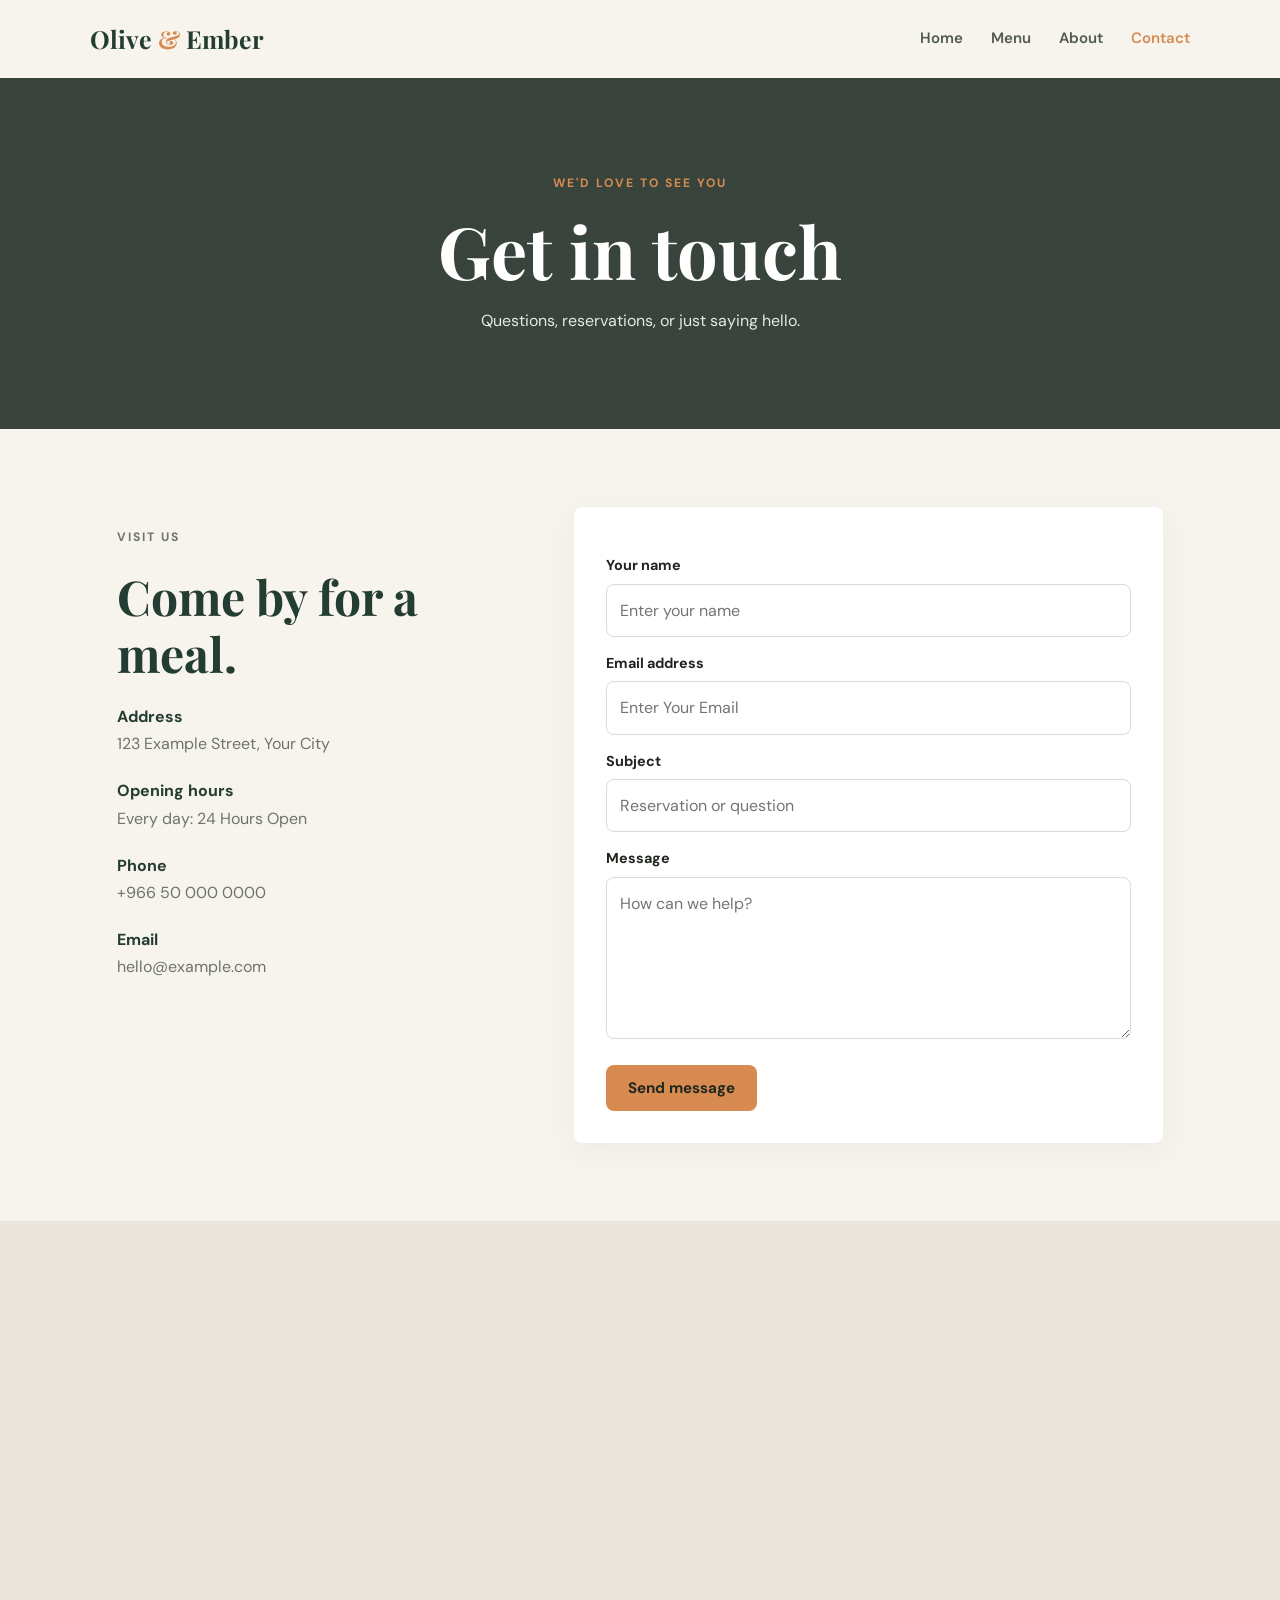
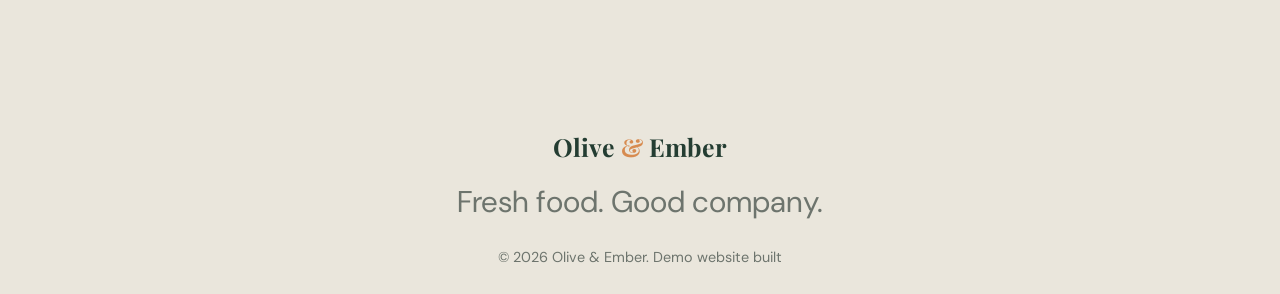
<file: contact.html>
<!DOCTYPE html>
<html lang="en">
<head>
  <meta charset="UTF-8">
  <meta name="viewport" content="width=device-width, initial-scale=1.0">
  <title>Contact | Olive & Ember</title>
  <link rel="stylesheet" href="style.css">
</head>

<body>
  
  
              <!--header & navigation code start-->
  
<header class="site-header">
  
           <a class="logo" href="index.html">Olive <span>&</span> Ember</a>
  <nav>
    <a href="index.html">Home</a>
    <a href="menu.html">Menu</a>
    <a href="about.html">About</a>
    <a class="active" href="contact.html">Contact</a>
  </nav>
  
</header>


            <!--hero area & contact code start-->

<main>
  
<section class="page-hero contact-hero">
           <p class="eyebrow">WE'D LOVE TO SEE YOU</p>
           <h1>Get in touch</h1>
          <p>Questions, reservations, or just saying hello.</p>
</section>


            <!--layout section code start-->

<section class="section contact-layout">
  <div class="contact-info">
    
           <p class="eyebrow">VISIT US</p>
           <h2>Come by for a meal.</h2>
           <p><strong>Address</strong><br>123 Example Street, Your City</p>
           <p><strong>Opening hours</strong><br>Every day: 24 Hours Open</p>
           <p><strong>Phone</strong><br><a href="tel:+966500000000">+966 50 000 0000</a></p>
           <p><strong>Email</strong><br><a href="mailto:hello@example.com">hello@example.com</a></p>
          
  </div>
  
  <form class="contact-form" action="mailto:hello@example.com" method="post" enctype="text/plain">
    <label for="name">Your name</label>
    <input id="name" name="name" type="text" placeholder="Enter your name" required>
    <label for="email">Email address</label>
    <input id="email" name="email" type="email" placeholder="Enter Your Email" required>
    <label for="subject">Subject</label>
    <input id="subject" name="subject" type="text" placeholder="Reservation or question">
    <label for="message">Message</label>
    <textarea id="message" name="message" rows="5" placeholder="How can we help?" ></textarea>
    
    
    <button class="btn" type="submit">Send message</button>
  
    
  </form>
  
</section>





</main>

            <!-- foiter part code start-->


<footer>
      <a class="logo" href="index.html">Olive <span>&</span> Ember</a>
      <p>Fresh food. Good company.</p>
      <small>© 2026 Olive & Ember. Demo website built </small>
  
</footer>



</body>
</html>
</file>
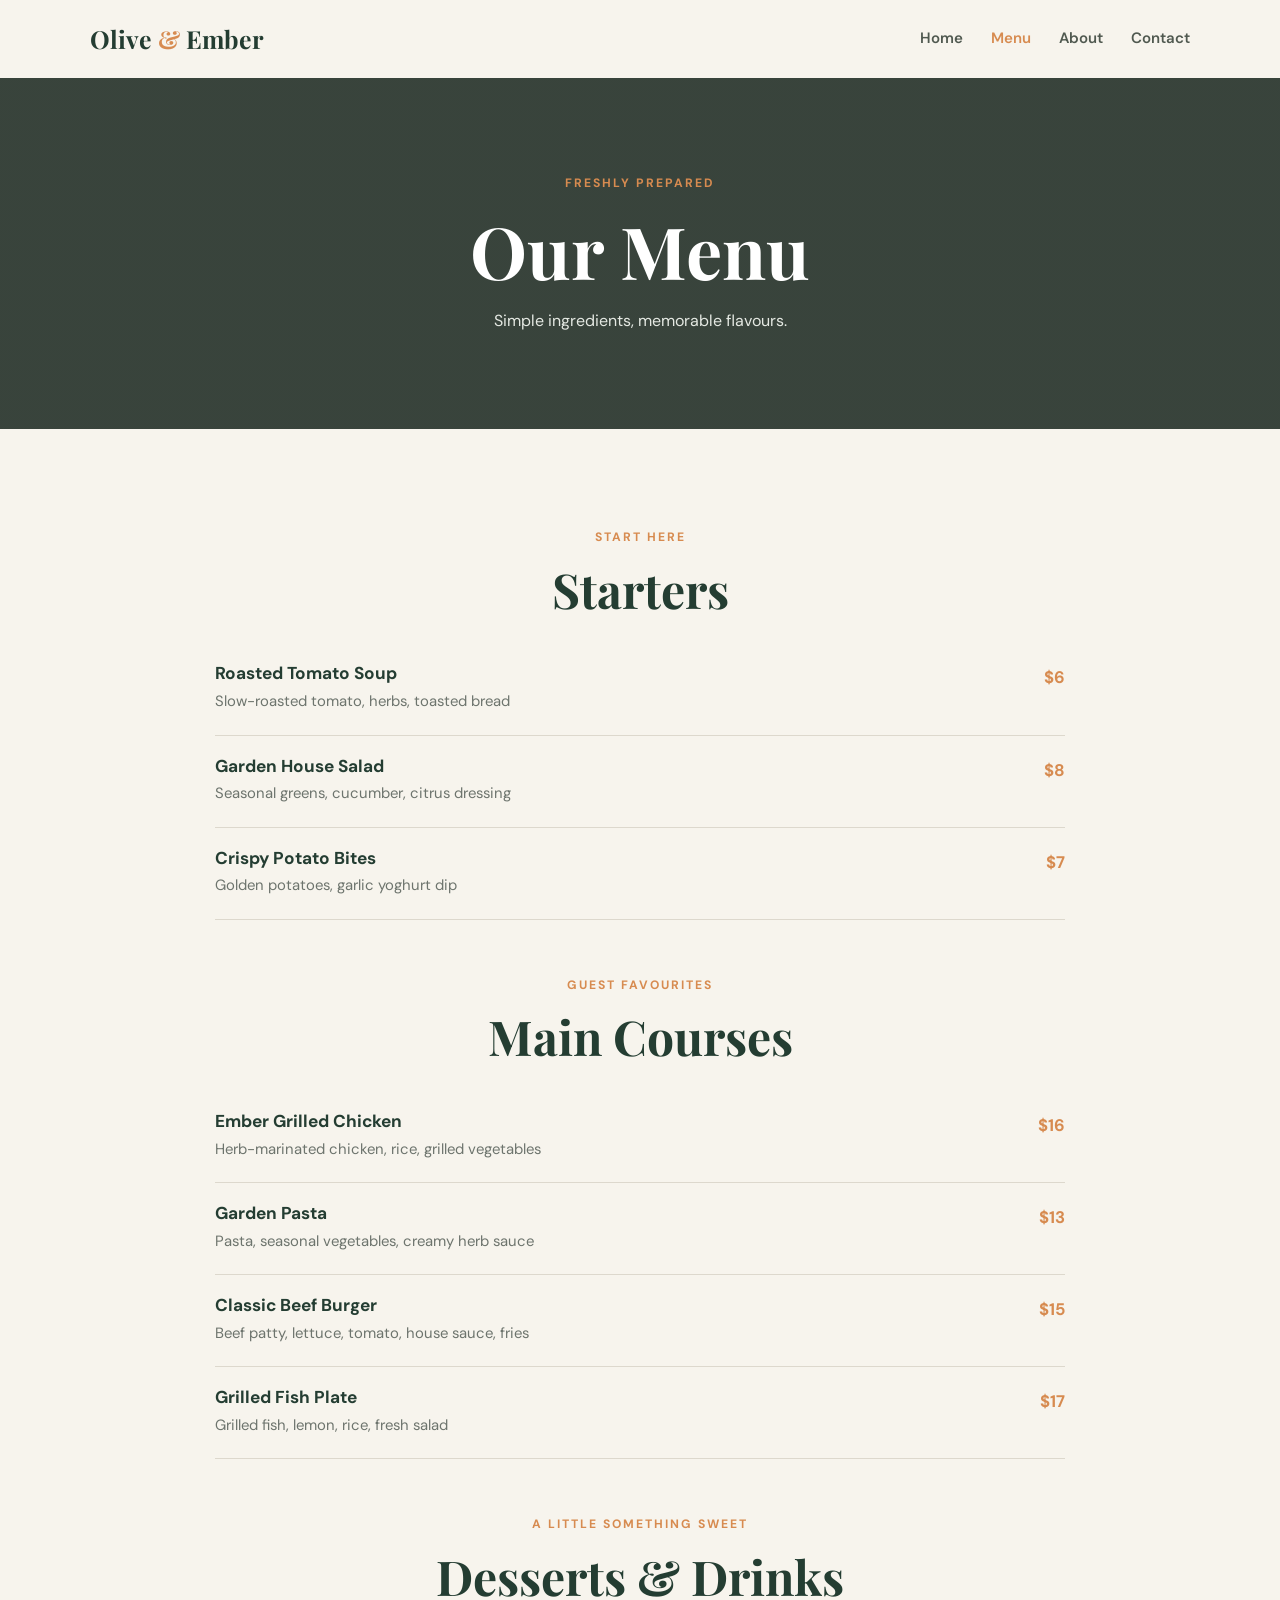
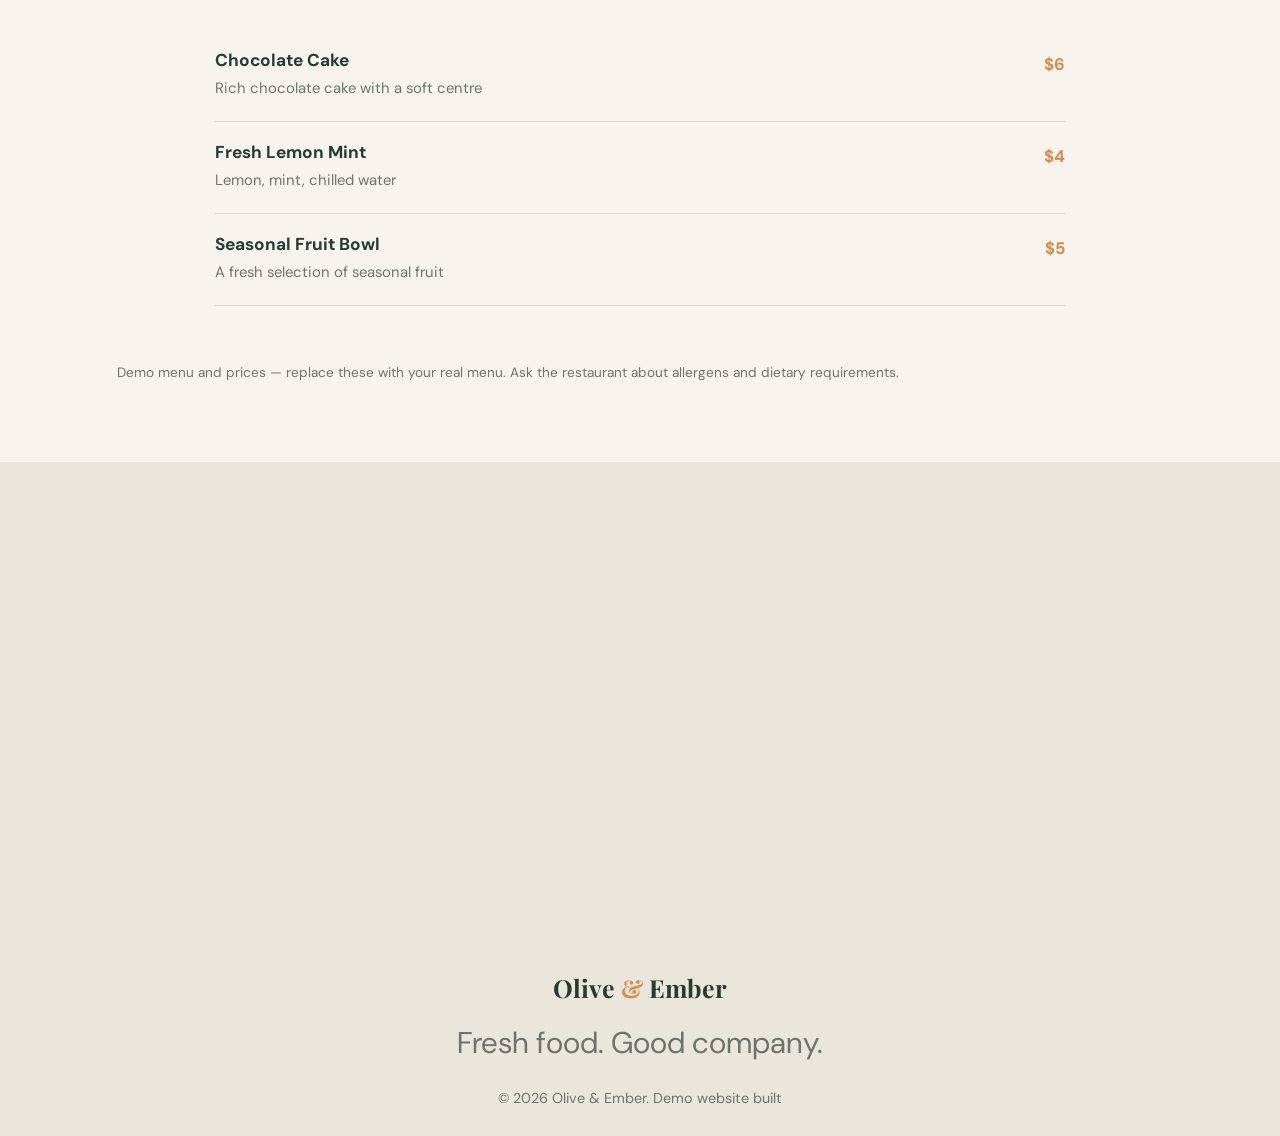
<file: menu.html>
<!DOCTYPE html>
<html lang="en">
<head>
  <meta charset="UTF-8">
  <meta name="viewport" content="width=device-width, initial-scale=1.0">
  <title>Menu | Olive & Ember</title>
  <link rel="stylesheet" href="style.css">
</head>

<body>
  
              <!--header & navigation code start-->
  
<header class="site-header">
  
          <a class="logo" href="index.html">Olive <span>&</span> Ember</a>
  <nav>
         <a href="index.html">Home</a>
         <a class="active" href="menu.html">Menu</a>
         <a href="about.html">About</a>
         <a href="contact.html">Contact</a>
  </nav>
  
</header>




<main>
  
              <!--hero area & manu section  code start-->
  
  
<section class="page-hero menu-hero">
  
       <p class="eyebrow">FRESHLY PREPARED</p>
       <h1>Our Menu</h1>
       <p>Simple ingredients, memorable flavours.</p>
       
</section>

            <!-- main menu  code start-->


<section class="section">
  
  <div class="menu-heading">
    
        <p class="eyebrow">START HERE</p>
        <h2>Starters</h2>
  </div>
  
  <div class="menu-list">
    
    <article class="menu-item">
           <div>
                <h3>Roasted Tomato Soup</h3>
                <p>Slow-roasted tomato, herbs, toasted bread</p>
          </div>
          
           <strong>$6</strong>
    </article>
    
    
    <article class="menu-item">
            <div>
                 <h3>Garden House Salad</h3>
                <p>Seasonal greens, cucumber, citrus dressing</p>
           </div>
                 <strong>$8</strong>
    </article>
    
    
    <article class="menu-item">
          <div>
               <h3>Crispy Potato Bites</h3>
               <p>Golden potatoes, garlic yoghurt dip</p>
         </div>
         
               <strong>$7</strong>
               
    </article>
    
  </div>
  
  
         <div class="menu-heading">
          
              <p class="eyebrow">GUEST FAVOURITES</p>
              <h2>Main Courses</h2>
         </div>
         
         
         
  <div class="menu-list">
    
    <article class="menu-item">
      
         <div>
               <h3>Ember Grilled Chicken</h3>
               <p>Herb-marinated chicken, rice, grilled vegetables</p>
        </div>
      
              <strong>$16</strong>
    </article>
    
    
    <article class="menu-item">
      
         <div>
               <h3>Garden Pasta</h3>
               <p>Pasta, seasonal vegetables, creamy herb sauce</p>
         </div>
         
                <strong>$13</strong>
    </article>
    
    
    <article class="menu-item">
      
           <div>
                    <h3>Classic Beef Burger</h3>
                    <p>Beef patty, lettuce, tomato, house sauce, fries</p>
           </div>
           
                   <strong>$15</strong>
    </article>
    
    <article class="menu-item">
      
               <div>
                       <h3>Grilled Fish Plate</h3>
                       <p>Grilled fish, lemon, rice, fresh salad</p>
               </div>
                       <strong>$17</strong>
     </article>
    
  </div>
  
  
  
  
     <div class="menu-heading">
    
           <p class="eyebrow">A LITTLE SOMETHING SWEET</p>
           <h2>Desserts & Drinks</h2>
     </div>
     
  <div class="menu-list">
    
    <article class="menu-item">
        <div>
              <h3>Chocolate Cake</h3>
              <p>Rich chocolate cake with a soft centre</p>
       </div>
                <strong>$6</strong>
                
                
    </article>
    
    
    <article class="menu-item">
      
      <div>
               <h3>Fresh Lemon Mint</h3>
               <p>Lemon, mint, chilled water</p>
      </div>
               <strong>$4</strong>
    </article>
    
    <article class="menu-item"> 
    
         <div>
                <h3>Seasonal Fruit Bowl</h3>
                <p>A fresh selection of seasonal fruit</p>
        </div>
        
                 <strong>$5</strong>
                 
    </article>
  </div>
  
  
  
  <p class="note">Demo menu and prices — replace these with your real menu. Ask the restaurant about allergens and dietary requirements.</p>
  
</section>


            <!--footer part code start-->

</main>


<footer>
        <a class="logo" href="index.html">Olive <span>&</span> Ember</a>
        <p>Fresh food. Good company.</p>
        <small>© 2026 Olive & Ember. Demo website built </small>
        
        
</footer>
  
  
  
  
</body>
</html>
</file>
<file: style.css>
/* ========================================
   1. GOOGLE FONTS
======================================== */

@import url('https://fonts.googleapis.com/css2?family=DM+Sans:wght@400;500;600;700&family=Playfair+Display:wght@500;600;700&display=swap');


/* ========================================
   2. CSS VARIABLES
======================================== */

:root {
    --green: #243d32;
    --cream: #f7f4ed;
    --orange: #d78b50;
    --ink: #20251f;
    --muted: #6d746d;
}


/* ========================================
   3. RESET & BASIC SETTINGS
======================================== */

* {
    box-sizing: border-box;
    margin: 0;
    padding: 0;
}

html {
    scroll-behavior: smooth;
}

body {
    font-family: 'DM Sans', Arial, sans-serif;
    color: var(--ink);
    background: var(--cream);
    line-height: 1.7;
}

a {
    color: inherit;
    text-decoration: none;
}


/* ========================================
   4. HEADER & NAVIGATION
======================================== */

.site-header {
    min-height: 78px;
    padding: 16px 7%;

    display: flex;
    align-items: center;
    justify-content: space-between;
    gap: 24px;

    background: var(--cream);
}

.logo {
    font-family: 'Playfair Display', Georgia, serif;
    font-size: 1.55rem;
    font-weight: 700;
    color: var(--green);
    white-space: nowrap;
}

.logo span {
    color: var(--orange);
}

nav {
    display: flex;
    align-items: center;
    gap: 28px;
    flex-wrap: wrap;
}

nav a {
    font-size: 0.94rem;
    font-weight: 600;
    color: #505950;
}

nav a:hover,
nav a.active {
    color: var(--orange);
}


/* ========================================
   5. HOME PAGE HERO SECTION
======================================== */

.hero {
    min-height: 590px;

    display: flex;
    align-items: center;

    padding: 80px 9%;
    color: white;

    background:
        linear-gradient(
            90deg,
            rgba(15, 29, 22, 0.88),
            rgba(15, 29, 22, 0.22)
        ),
        url('https://images.unsplash.com/photo-1414235077428-338989a2e8c0?auto=format&fit=crop&w=2000&q=90')
        center / cover;
}

.hero-content {
    max-width: 620px;
}

.eyebrow {
    font-size: 0.76rem;
    letter-spacing: 2px;
    font-weight: 700;
    color: var(--orange);
    margin-bottom: 13px;
}

h1,
h2,
h3 {
    font-family: 'Playfair Display', Georgia, serif;
    line-height: 1.2;
}

h1 {
    font-size: clamp(2.8rem, 7vw, 5.5rem);
    margin-bottom: 20px;
}

.hero h1 span {
    color: #f0bd8e;
}

.hero-content > p:not(.eyebrow) {
    font-size: 1.1rem;
    max-width: 490px;
    color: #f1f1ec;
}


/* ========================================
   6. HERO BUTTONS
======================================== */

.hero-actions {
    display: flex;
    gap: 14px;
    flex-wrap: wrap;
    margin-top: 30px;
}

.btn {
    display: inline-block;

    border: 0;
    border-radius: 8px;

    background: var(--orange);
    color: #1f271f;

    padding: 13px 22px;

    font: 700 0.95rem 'DM Sans', sans-serif;
    cursor: pointer;

    transition: 0.4s;
}

.btn:hover {
    background: #e5a36c;
    transform: translateY(-1px);
}

.btn-outline {
    background: transparent;
    border: 1px solid #fff;
    color: #fff;
}

.btn-outline:hover {
    background: #fff;
    color: var(--green);
}


/* ========================================
   7. GENERAL SECTION & INTRODUCTION
======================================== */

.section {
    padding: 78px 8%;
    max-width: 1250px;
    margin: auto;
}

.intro {
    text-align: center;
    max-width: 850px;
}

h2 {
    font-size: clamp(2rem, 4vw, 3rem);
    color: var(--green);
    margin-bottom: 18px;
}

.section-copy {
    color: var(--muted);
    max-width: 680px;
    margin: auto;
}


/* ========================================
   8. FEATURE CARDS
======================================== */

.feature-grid {
    display: grid;
    grid-template-columns: repeat(3, 1fr);
    gap: 24px;
    padding-top: 10px;
}

.feature-card {
    background: #fff;
    border-radius: 8px;
    overflow: hidden;

    box-shadow: 0 8px 30px #2336290d;
}

.feature-card img {
    width: 100%;
    height: 220px;
    object-fit: cover;
    display: block;
}

.feature-card div {
    padding: 25px;
}

.feature-card h3 {
    font-size: 1.45rem;
    color: var(--green);
    margin-bottom: 10px;
}

.feature-card p:not(.eyebrow) {
    color: var(--muted);
    font-size: 0.95rem;
}


/* ========================================
   9. CALL TO ACTION SECTION
======================================== */

.cta {
    text-align: center;
    background: var(--green);
    padding: 200px 8%;
    color: white;
    
}

.cta h2 {
    color: white;
    margin-bottom: 25px;
}


/* ========================================
   10. INNER PAGE HERO
   Menu, About & Contact
======================================== */

.page-hero {
    padding: 95px 8%;
    text-align: center;

    background:
        linear-gradient(
            #17251dd9,
            #17251dd9
        ),
        url('https://images.unsplash.com/photo-1414235077428-338989a2e8c0?auto=format&fit=crop&w=1800&q=85')
        center / cover;

    color: white;
}

.page-hero h1 {
    font-size: clamp(2.6rem, 6vw, 4.5rem);
    margin-bottom: 14px;
}

.page-hero > p:last-child {
    color: #e5e9e3;
}


/* ========================================
   11. RESTAURANT MENU
======================================== */

.menu-heading {
    text-align: center;
    margin: 20px 0 25px;
}

.menu-heading h2 {
    margin: 0;
}

.menu-list {
    max-width: 850px;
    margin: 0 auto 55px;
}

.menu-item {
    display: flex;
    justify-content: space-between;
    gap: 20px;

    padding: 20px 0;
    border-bottom: 1px solid #ddd8cd;
}

.menu-item h3 {
    font-family: 'DM Sans', sans-serif;
    color: var(--green);
    font-size: 1.08rem;
    margin-bottom: 5px;
}

.menu-item p {
    font-size: 0.93rem;
    color: var(--muted);
}

.menu-item strong {
    color: var(--orange);
    font-size: 1.05rem;
    white-space: nowrap;
}

.note {
    font-size: 0.85rem;
    color: var(--muted);
    margin-top: 20px;
}


/* ========================================
   12. ABOUT PAGE
======================================== */

.story-layout {
    display: grid;
    grid-template-columns: 1fr 1fr;
    align-items: center;
    gap: 55px;
}

.story-image {
    width: 100%;
    height: 440px;
    object-fit: cover;
    border-radius: 8px;
}

.story-layout p:not(.eyebrow) {
    color: var(--muted);
    margin: 0 0 16px;
}

.story-layout .btn {
    margin-top: 8px;
}


/* ========================================
   13. RESTAURANT VALUES
======================================== */

.values {
    display: grid;
    grid-template-columns: repeat(3, 1fr);
    gap: 20px;

    padding: 20px 8% 80px;

    max-width: 1250px;
    margin: auto;
}

.values article {
    background: #fff;
    padding: 28px;
    border-radius: 8px;
    text-align: center;
}

.values h3 {
    color: var(--green);
    font-size: 1.4rem;
    margin-bottom: 8px;
}

.values p {
    color: var(--muted);
}


/* ========================================
   14. CONTACT PAGE
======================================== */

.contact-layout {
    display: grid;
    grid-template-columns: 0.8fr 1.2fr;
    gap: 65px;
}

.contact-info p {
    margin: 20px 0;
    color: var(--muted);
}

.contact-info strong {
    color: var(--green);
}


/* ========================================
   15. CONTACT FORM
======================================== */

.contact-form {
    background: #fff;
    padding: 32px;
    border-radius: 8px;

    box-shadow: 0 8px 30px #2336290d;
}

.contact-form label {
    display: block;
    font-weight: 700;
    font-size: 0.9rem;
    margin: 14px 0 6px;
}

.contact-form input,
.contact-form textarea {
    width: 100%;
    padding: 12px 13px;

    border: 1px solid #d9ddd5;
    border-radius: 8px;

    font: inherit;
    background: #fff;
}

.contact-form input:focus,
.contact-form textarea:focus {
    outline: 2px solid #d78b5066;
    border-color: var(--orange);
}

.contact-form textarea {
    resize: vertical;
}

.contact-form .btn {
    margin-top: 18px;
}


/* ========================================
   16. FOOTER
======================================== */

footer {
    text-align: center;
    padding: 500px 20px 25px 20px;
    font-size: 30px;
    background: #eae6dc;
    color: var(--muted);
    
}

footer .logo {
    display: inline-block;
    margin-bottom: 8px;
}

footer small {
    display: block;
    margin-top: 18px;
    font-size: 0.9rem;
}


/* ========================================
   17. RESPONSIVE DESIGN
   Tablets & smaller screens
======================================== */

@media (max-width: 800px) {

    .site-header {
        padding: 18px 5%;
        flex-direction: column;
    }

    .site-header nav {
        justify-content: center;
        gap: 18px;
    }

    .hero {
        min-height: 520px;
        padding: 65px 7%;
    }

    .feature-grid {
        grid-template-columns: 1fr 1fr;
    }

    .story-layout,
    .contact-layout {
        grid-template-columns: 1fr;
        gap: 30px;
    }

    .story-image {
        height: 320px;
    }

    .values {
        grid-template-columns: 1fr;
        padding-top: 0;
    }
}


/* ========================================
   18. MOBILE RESPONSIVE DESIGN
======================================== */

@media (max-width: 520px) {

    nav {
        gap: 12px;
    }

    nav a {
        font-size: 0.88rem;
    }

    .feature-grid {
        grid-template-columns: 1fr;
    }

    .section {
        padding: 55px 6%;
    }

    .hero {
        min-height: 490px;
    }

    .hero-actions .btn {
        width: 100%;
        text-align: center;
    }

    .contact-form {
        padding: 22px;
    }

    .page-hero {
        padding: 75px 6%;
    }

}
</file>
